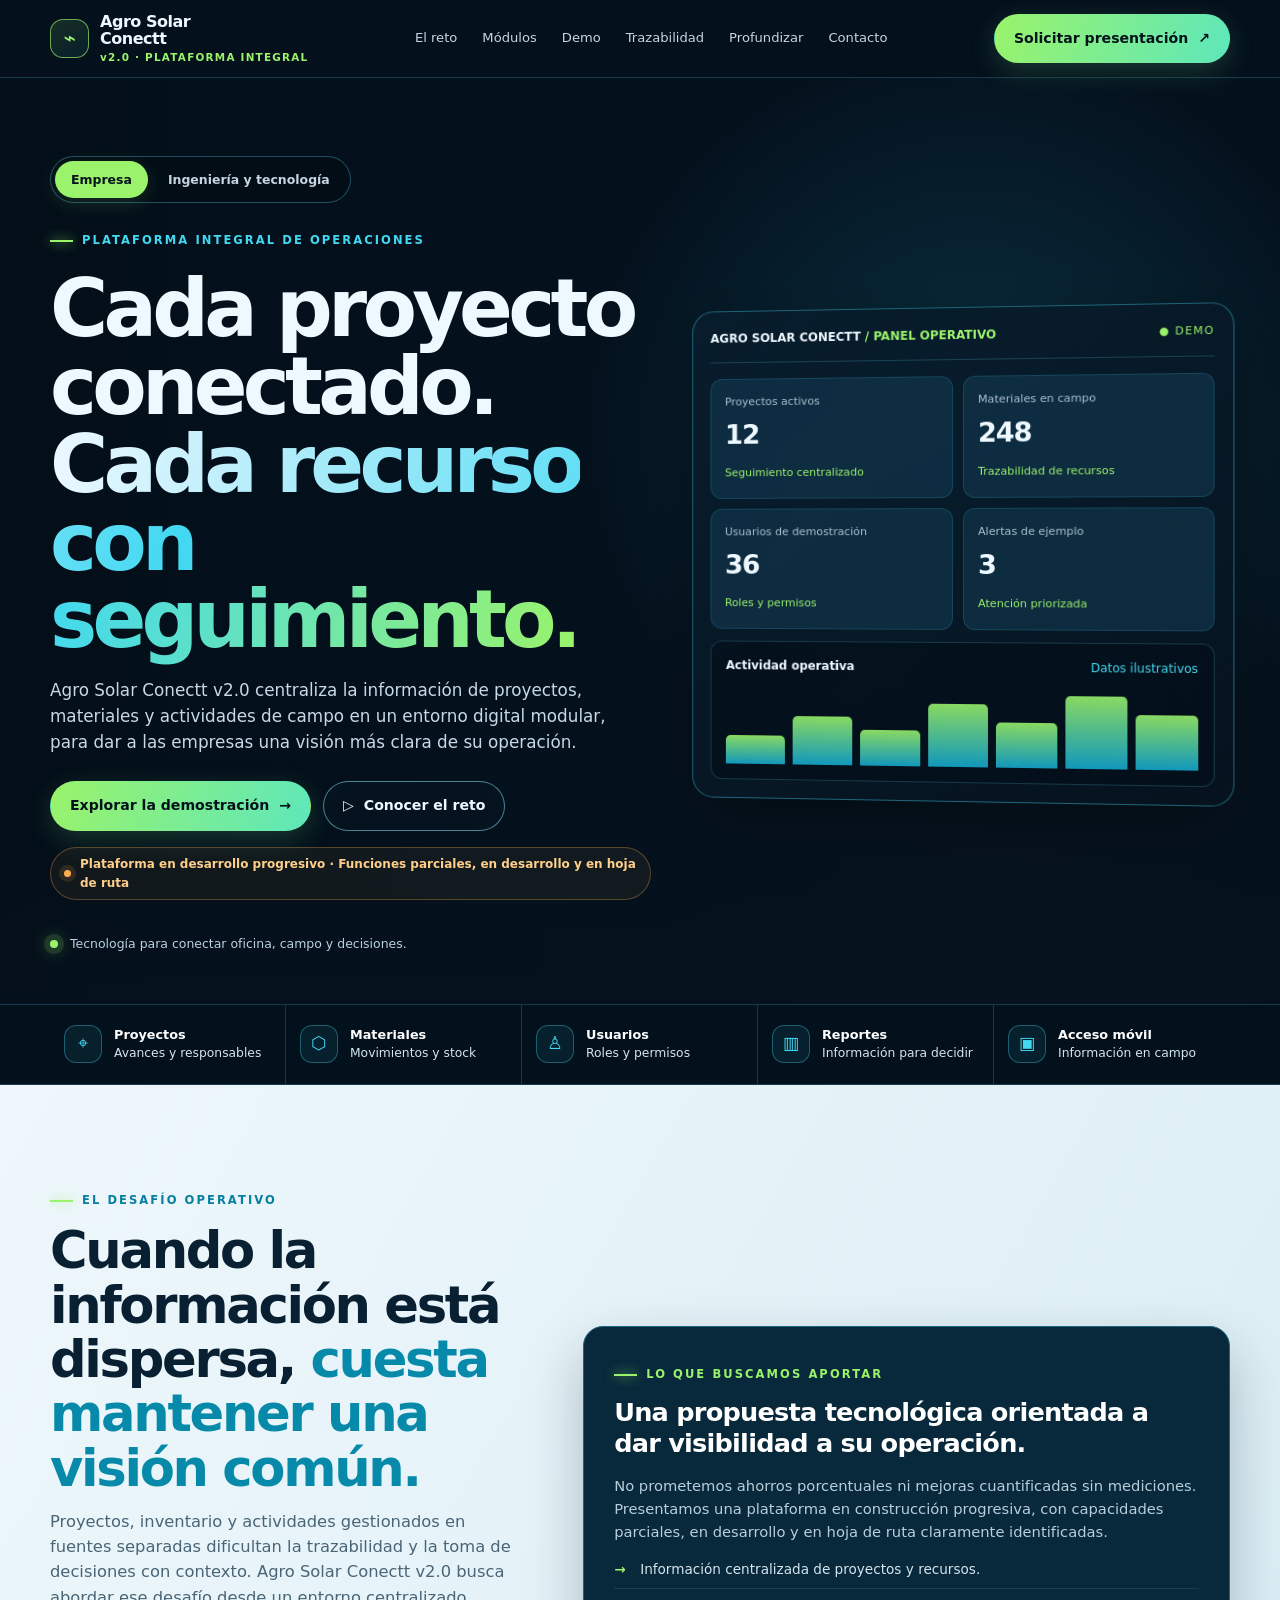
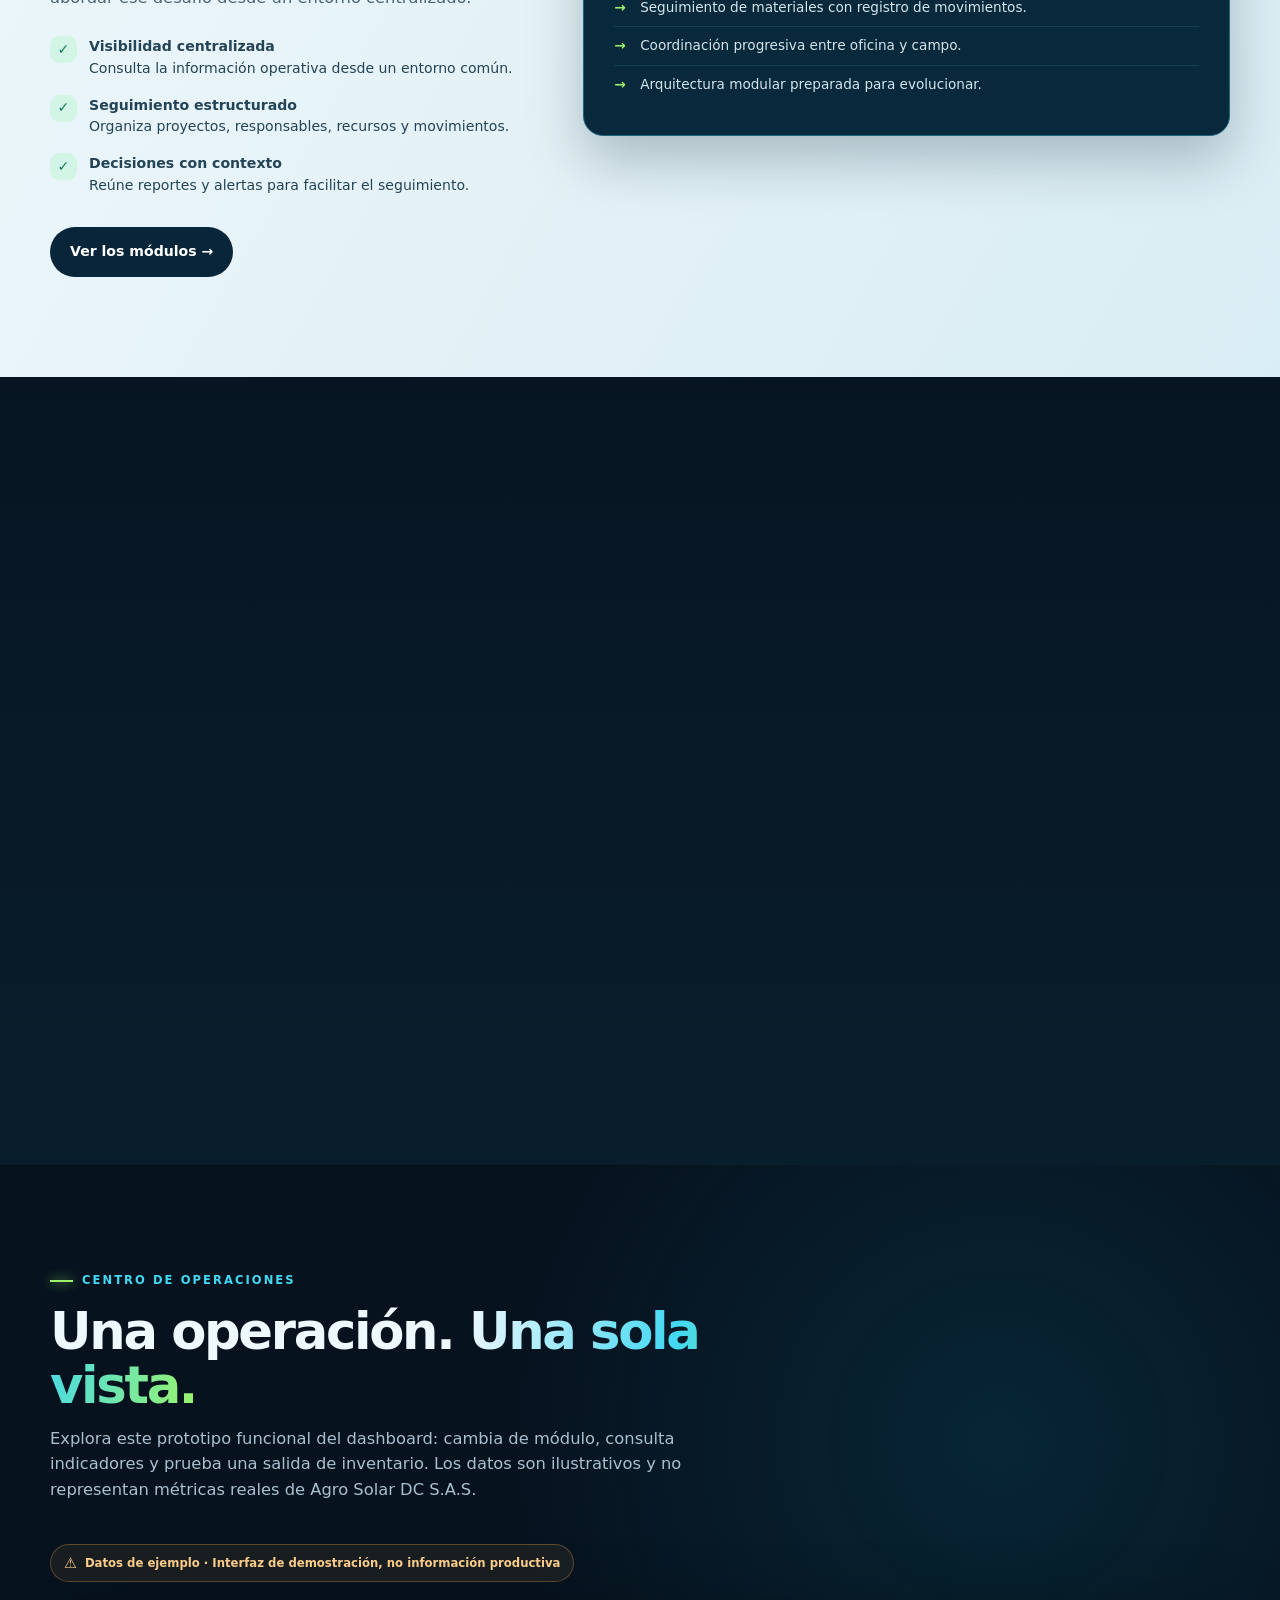
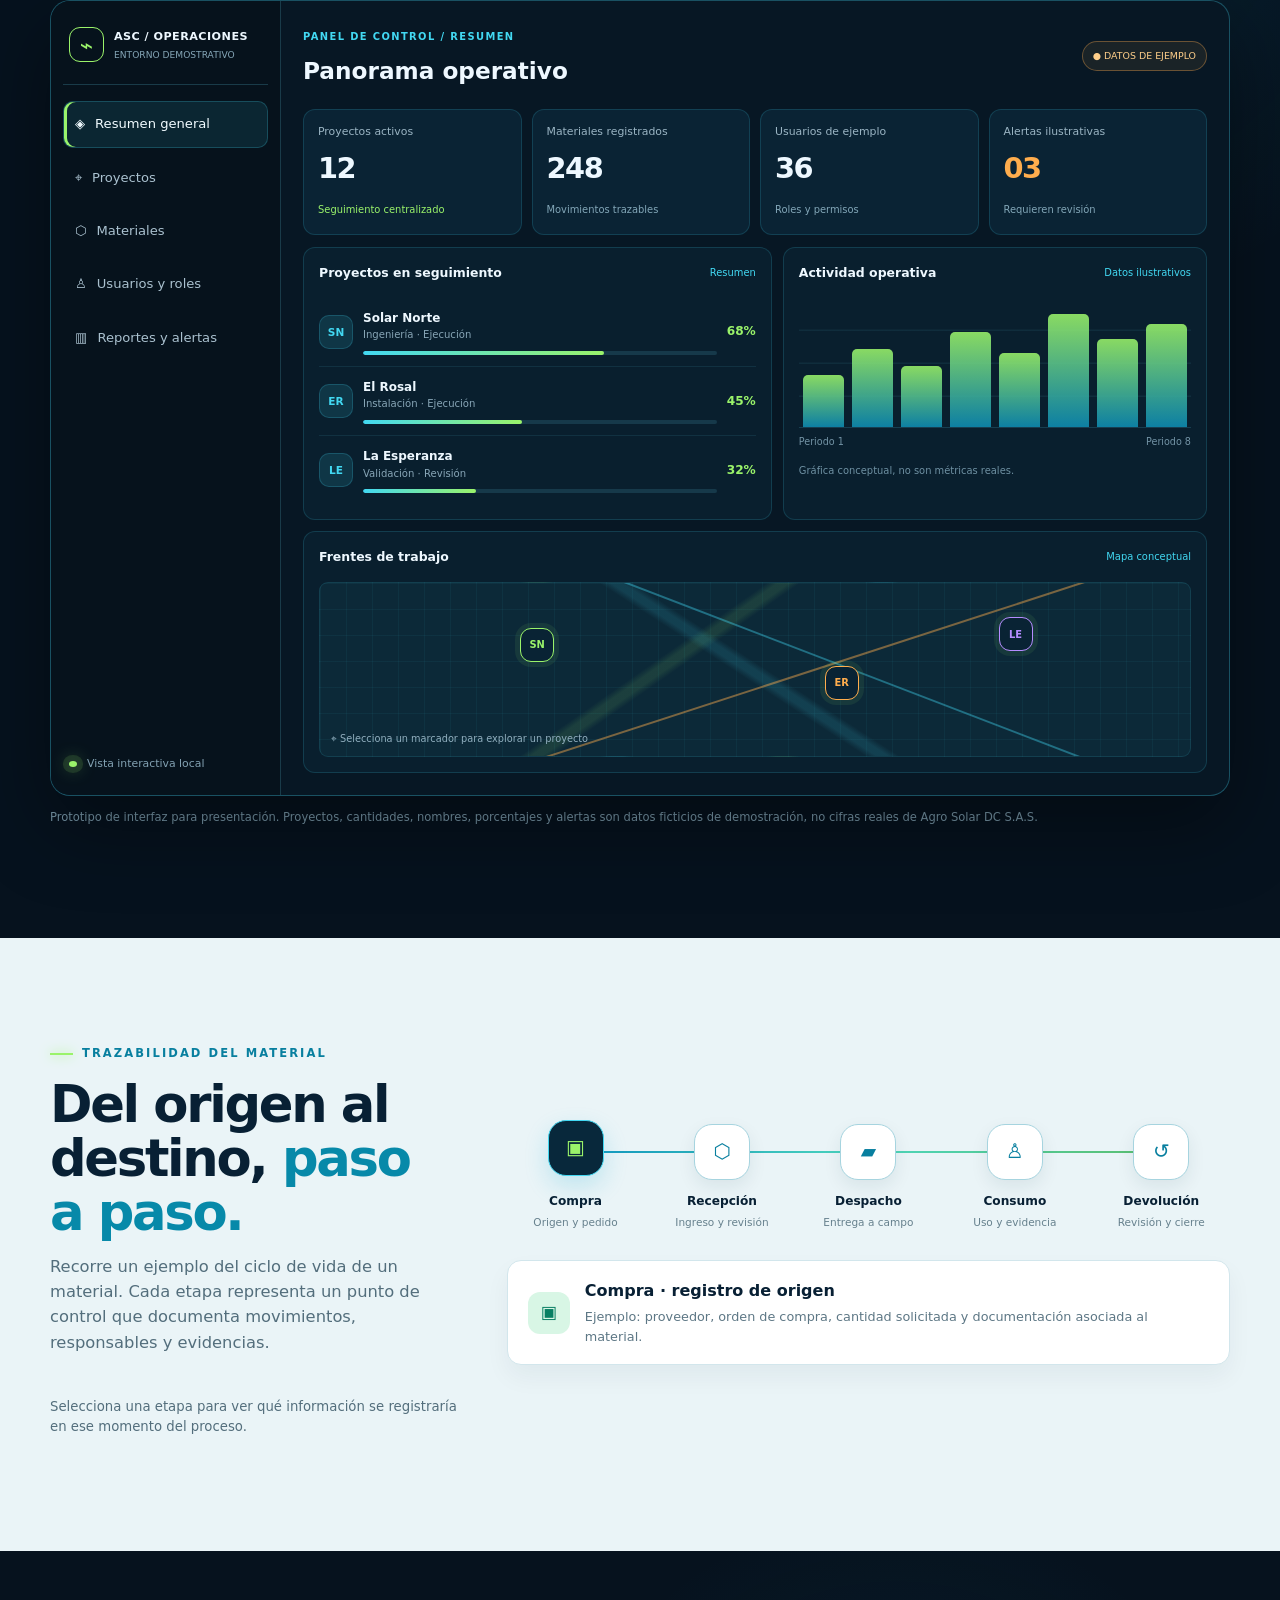
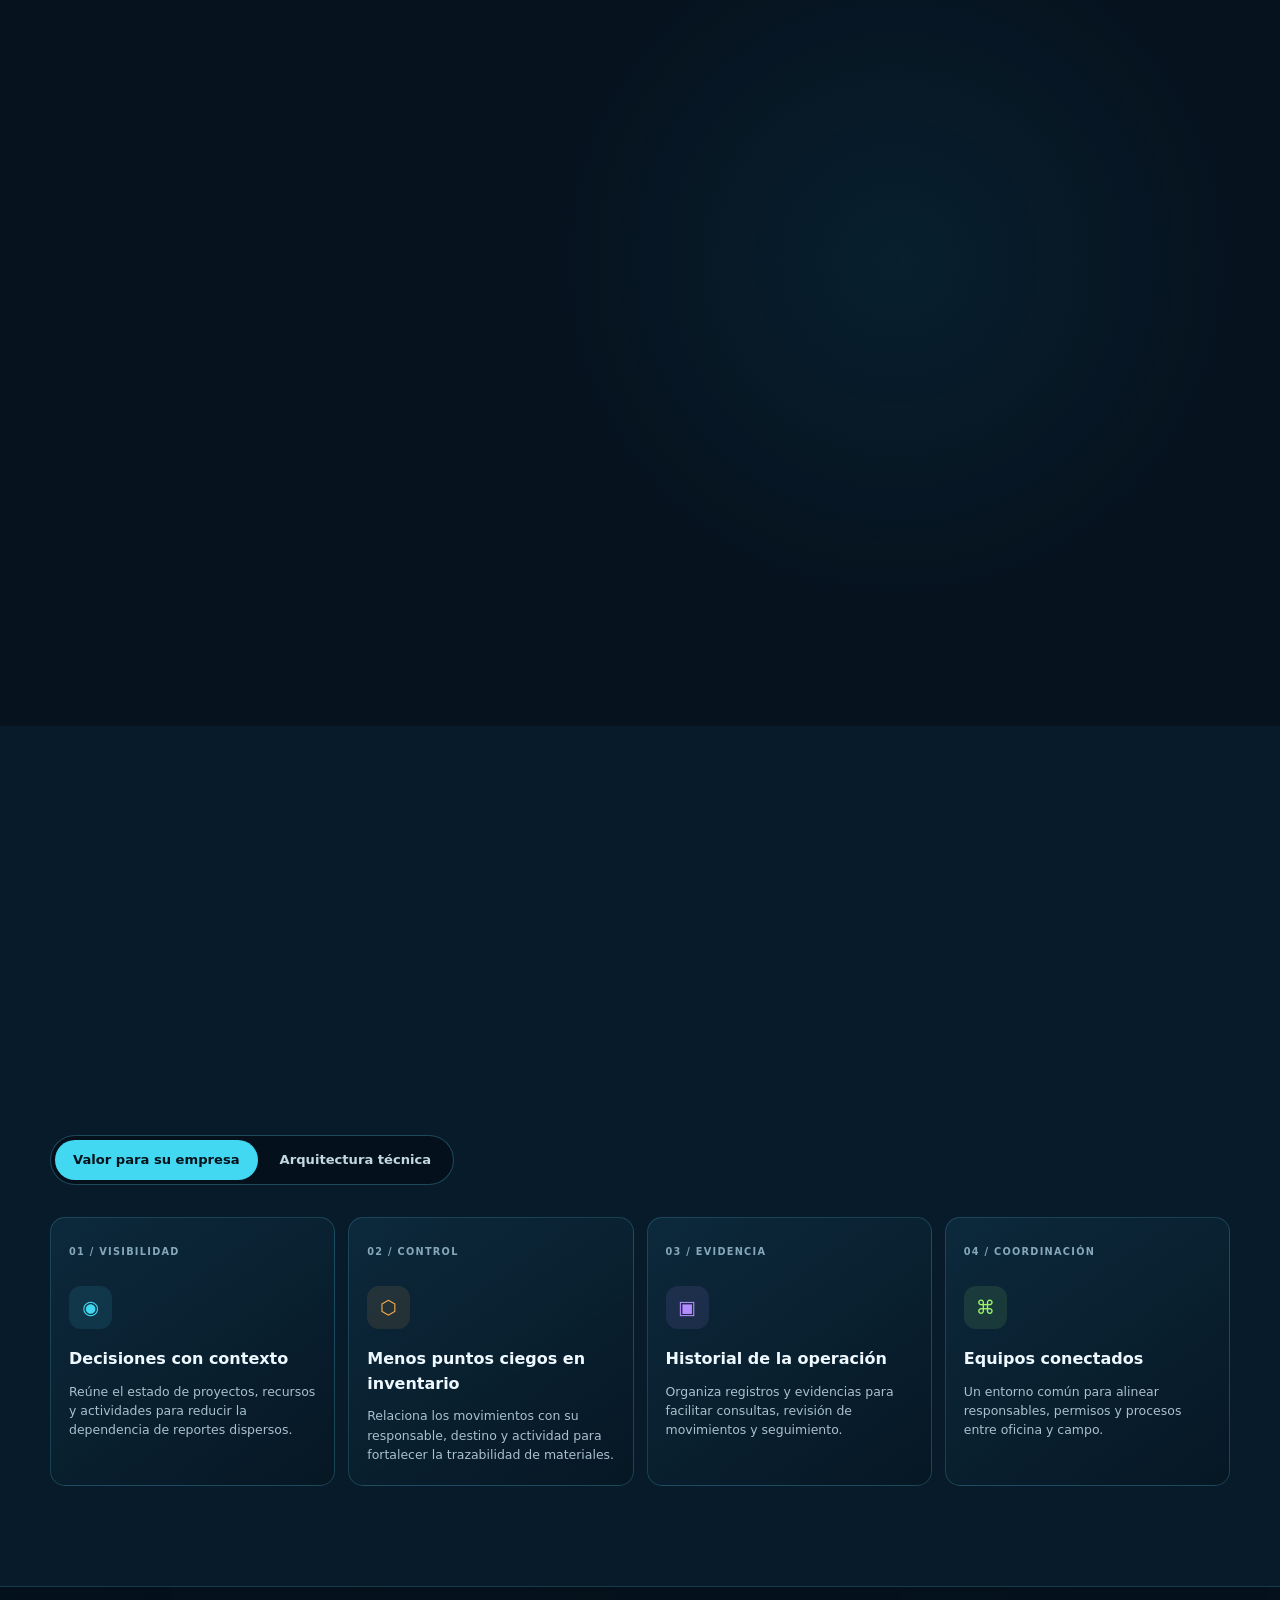
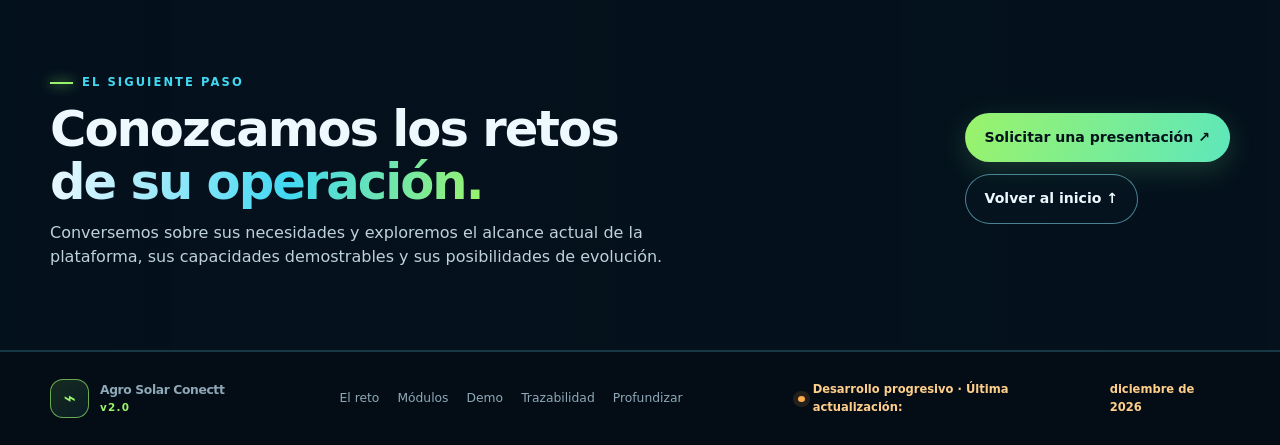
<file: PAGINAFUNCIONAL/PruebaDeepsAGRO.html>
<!DOCTYPE html>
<html lang="es">
<head>
<meta charset="UTF-8" />
<meta name="viewport" content="width=device-width, initial-scale=1.0" />
<meta name="theme-color" content="#071522" />
<meta name="description" content="Agro Solar Conectt v2.0: plataforma integral de operaciones para proyectos, materiales y actividades de campo. Desarrollo progresivo." />
<title>Agro Solar Conectt v2.0 | Plataforma integral de operaciones</title>
<style>
:root{--amber:#ffad4d;--red:#ff6b5c;--violet:#b58cff;
  --bg:#06121e;--bg2:#091d2d;--panel:#0b2335;--panel2:#0d2b40;
  --line:rgba(91,203,231,.22);--cyan:#42d8f2;--cyan2:#13a9d0;
  --green:#9af36a;--white:#eef8ff;--muted:#a9c0cf;--orange:#ffb65c;
  --shadow:0 24px 70px rgba(0,0,0,.35);--radius:18px;
}
*{box-sizing:border-box}
html{scroll-behavior:smooth;scroll-padding-top:90px}
body{margin:0;background:var(--bg);color:var(--white);font-family:Inter,ui-sans-serif,system-ui,-apple-system,BlinkMacSystemFont,"Segoe UI",sans-serif;line-height:1.55}
a{color:inherit;text-decoration:none}
button{font:inherit;cursor:pointer}
button:focus-visible,a:focus-visible{outline:3px solid var(--green);outline-offset:4px}
.container{width:min(1180px,calc(100% - 40px));margin:auto}
.eyebrow{display:inline-flex;align-items:center;gap:9px;color:var(--cyan);font-size:.72rem;font-weight:800;letter-spacing:.18em;text-transform:uppercase}
.eyebrow:before{content:"";width:23px;height:2px;background:var(--green);box-shadow:0 0 12px var(--green)}
.section{padding:100px 0;position:relative}
.section-heading{max-width:720px;margin-bottom:42px}
.section-heading h2{font-size:clamp(2rem,4vw,3.35rem);line-height:1.06;letter-spacing:-.045em;margin:14px 0}
.section-heading p{color:var(--muted);max-width:640px;margin:0;font-size:1.02rem}
.gradient-text{background:linear-gradient(100deg,var(--white) 0%,var(--cyan) 55%,var(--green) 100%);-webkit-background-clip:text;background-clip:text;color:transparent}
.btn{display:inline-flex;align-items:center;justify-content:center;gap:10px;padding:13px 19px;border-radius:999px;border:1px solid transparent;font-size:.88rem;font-weight:800;transition:transform .2s,box-shadow .2s,background .2s;text-decoration:none}
.btn:hover{transform:translateY(-2px)}
.btn-primary{color:#04131b;background:linear-gradient(110deg,var(--green),#5ee7bb);box-shadow:0 8px 28px rgba(120,240,144,.18)}
.btn-primary:hover{box-shadow:0 12px 34px rgba(120,240,144,.3)}
.btn-outline{border-color:rgba(132,222,243,.55);background:rgba(6,22,34,.5);color:var(--white)}
.btn-outline:hover{background:rgba(66,216,242,.1)}

/* HEADER */
header{height:78px;position:sticky;top:0;z-index:50;background:rgba(5,17,28,.86);backdrop-filter:blur(18px);border-bottom:1px solid var(--line)}
.nav{height:100%;display:flex;align-items:center;justify-content:space-between;gap:24px}
.brand{display:flex;align-items:center;gap:11px;font-weight:900;line-height:1.05;letter-spacing:-.03em}
.brand-mark{width:39px;height:39px;border:1px solid rgba(154,243,106,.65);border-radius:13px;display:grid;place-items:center;color:var(--green);font-size:1.3rem;background:linear-gradient(145deg,rgba(154,243,106,.13),rgba(66,216,242,.08))}
.brand small{display:block;color:var(--green);font-size:.65rem;letter-spacing:.12em;margin-top:5px}
.nav-links{display:flex;align-items:center;gap:25px;font-size:.82rem;color:#c5d7e2}
.nav-links a{transition:color .2s}
.nav-links a:hover{color:var(--green)}
.nav-actions{display:flex;align-items:center;gap:12px}
.menu-toggle{display:none;width:42px;height:42px;border:1px solid var(--line);background:var(--panel);color:white;border-radius:12px;font-size:1.2rem}

/* HERO */
.hero{min-height:720px;display:flex;align-items:center;position:relative;overflow:hidden;border-bottom:1px solid var(--line);isolation:isolate}
.hero:before{content:"";position:absolute;inset:0;z-index:-3;background:linear-gradient(90deg,rgba(3,14,24,.98) 0%,rgba(3,17,29,.85) 38%,rgba(3,17,29,.3) 78%,rgba(3,17,29,.55) 100%),url("https://images.unsplash.com/photo-1509391366360-2e959784a276?auto=format&fit=crop&w=2200&q=85") center 54%/cover}
.hero:after{content:"";position:absolute;inset:0;z-index:-2;background:linear-gradient(0deg,var(--bg) 0%,transparent 23%),radial-gradient(circle at 76% 35%,rgba(24,180,220,.18),transparent 33%)}
.hero-grid{display:grid;grid-template-columns:1.05fr .95fr;gap:35px;align-items:center;padding:78px 0 130px}
.hero-copy{max-width:700px}
.hero h1{font-size:clamp(2.8rem,6.2vw,5.2rem);line-height:.98;letter-spacing:-.06em;margin:20px 0 18px;max-width:800px}
.hero-copy>p{max-width:590px;color:#c7d9e5;font-size:1.05rem}
.hero-actions{display:flex;flex-wrap:wrap;gap:12px;margin-top:26px}
.hero-note{display:flex;align-items:center;gap:12px;margin-top:30px;color:#bad0dd;font-size:.78rem}
.pulse-dot{width:8px;height:8px;background:var(--green);border-radius:50%;box-shadow:0 0 0 6px rgba(154,243,106,.12),0 0 18px var(--green);flex:0 0 8px}

/* Selector de audiencia */
.audience-switch{display:inline-flex;gap:4px;padding:4px;margin-bottom:22px;border:1px solid rgba(91,203,231,.35);border-radius:999px;background:rgba(3,13,22,.72);backdrop-filter:blur(10px)}
.audience-btn{border:0;border-radius:999px;background:transparent;color:#c4d6e0;padding:9px 16px;font-size:.78rem;font-weight:800;cursor:pointer;transition:.2s}
.audience-btn.active{background:var(--green);color:#06131d;box-shadow:0 5px 20px rgba(154,243,106,.15)}

/* Badge de estado global */
.status-note{display:inline-flex;align-items:center;gap:9px;margin:16px 0 4px;padding:7px 13px;border:1px solid rgba(255,173,77,.3);border-radius:999px;background:rgba(255,173,77,.06);color:#ffcf8a;font-size:.75rem;font-weight:700}
.status-dot{width:7px;height:7px;border-radius:50%;background:var(--amber);box-shadow:0 0 0 5px rgba(255,173,77,.12);flex:0 0 7px}

/* Hero console */
.hero-console{border:1px solid rgba(66,216,242,.4);background:linear-gradient(145deg,rgba(7,28,44,.94),rgba(6,18,30,.83));border-radius:22px;padding:18px;box-shadow:var(--shadow);transform:perspective(1200px) rotateY(-5deg);animation:float 6s ease-in-out infinite}
.console-top{display:flex;justify-content:space-between;align-items:center;border-bottom:1px solid var(--line);padding-bottom:14px;margin-bottom:16px;font-size:.75rem}
.live{color:var(--green);font-size:.68rem;letter-spacing:.12em}
.metrics{display:grid;grid-template-columns:repeat(2,1fr);gap:10px}
.metric{padding:14px;background:rgba(17,54,77,.65);border:1px solid rgba(66,216,242,.15);border-radius:12px}
.metric span{display:block;color:#a9c0cf;font-size:.7rem}
.metric strong{font-size:1.7rem;letter-spacing:-.04em;display:block;margin:4px 0}
.metric small{color:var(--green);font-size:.7rem}
.console-chart{margin-top:12px;padding:15px;background:rgba(3,15,26,.65);border:1px solid var(--line);border-radius:12px}
.chart-head{display:flex;justify-content:space-between;font-size:.75rem;margin-bottom:15px}
.bars{height:75px;display:flex;align-items:end;gap:8px}
.bars i{display:block;flex:1;border-radius:5px 5px 0 0;background:linear-gradient(0deg,var(--cyan2),var(--green));opacity:.88;animation:barPulse 3s ease-in-out infinite alternate}
.bars i:nth-child(1){height:38%}.bars i:nth-child(2){height:65%;animation-delay:.2s}.bars i:nth-child(3){height:48%;animation-delay:.4s}.bars i:nth-child(4){height:84%;animation-delay:.6s}.bars i:nth-child(5){height:60%;animation-delay:.8s}.bars i:nth-child(6){height:96%;animation-delay:1s}.bars i:nth-child(7){height:72%;animation-delay:1.2s}

/* Pilares inferiores */
.hero-bottom{position:absolute;bottom:0;left:0;right:0;background:rgba(4,18,29,.86);border-top:1px solid var(--line);backdrop-filter:blur(12px)}
.pillars{display:grid;grid-template-columns:repeat(5,1fr)}
.pillar{display:flex;align-items:center;gap:12px;padding:20px 14px;border-right:1px solid var(--line);font-size:.77rem;color:#d5e5ed}
.pillar:last-child{border:0}
.pillar-icon{flex:0 0 38px;height:38px;border-radius:12px;display:grid;place-items:center;color:var(--cyan);border:1px solid rgba(66,216,242,.35);background:rgba(66,216,242,.08);font-size:1.1rem}
.pillar strong{display:block;color:white;font-size:.8rem}

/* RETO */
.challenge{background:linear-gradient(120deg,#eef7fb 0%,#d9edf4 100%);color:#092033}
.challenge .section-heading p{color:#496576}
.challenge .eyebrow{color:#087f9f}
.challenge-grid{display:grid;grid-template-columns:.85fr 1.15fr;gap:55px;align-items:center}
.challenge .section-heading{margin-bottom:25px}
.challenge-points{display:grid;gap:15px;margin:26px 0 30px}
.challenge-point{display:flex;gap:12px;align-items:flex-start;font-size:.88rem;color:#234356}
.check-icon{display:grid;place-items:center;flex:0 0 27px;height:27px;border-radius:9px;background:#d3f5e5;color:#167d60;font-weight:900}
.challenge-quote{background:#08283b;color:#eaf7ff;padding:32px 30px;border-radius:20px;box-shadow:0 24px 55px rgba(3,24,39,.25);border:1px solid #1d6680}
.challenge-quote .eyebrow{color:var(--green)}
.challenge-quote h3{font-size:1.6rem;line-height:1.2;margin:14px 0 16px;letter-spacing:-.03em;color:#fff}
.challenge-quote p{color:#b8cfdb;font-size:.92rem;margin:0 0 16px}
.challenge-quote ul{list-style:none;padding:0;margin:0;font-size:.85rem;color:#d5e5ed}
.challenge-quote li{padding:8px 0 8px 26px;position:relative;border-top:1px solid rgba(91,203,231,.15)}
.challenge-quote li:first-child{border-top:0;padding-top:0}
.challenge-quote li:before{content:"→";position:absolute;left:0;color:var(--green);font-weight:900}

/* Badges de estado */
.module-badge{display:inline-flex;align-items:center;gap:6px;padding:4px 10px;border-radius:999px;font-size:.64rem;font-weight:800;letter-spacing:.05em;margin-bottom:14px;text-transform:uppercase}
.module-badge:before{content:"";width:6px;height:6px;border-radius:50%}
.module-badge.partial{color:#9af36a;background:rgba(154,243,106,.1);border:1px solid rgba(154,243,106,.3)}
.module-badge.partial:before{background:#9af36a}
.module-badge.wip{color:#ffad4d;background:rgba(255,173,77,.1);border:1px solid rgba(255,173,77,.3)}
.module-badge.wip:before{background:#ffad4d}
.module-badge.roadmap{color:#b58cff;background:rgba(181,140,255,.1);border:1px solid rgba(181,140,255,.3)}
.module-badge.roadmap:before{background:#b58cff}

/* MÓDULOS */
.modules{background:linear-gradient(180deg,#071522,#091e2d)}
.modules-grid{display:grid;grid-template-columns:repeat(5,1fr);gap:13px}
.module-card{min-height:290px;padding:20px 17px;border:1px solid var(--line);border-radius:16px;background:linear-gradient(155deg,rgba(15,49,70,.88),rgba(7,23,36,.9));position:relative;overflow:hidden;transition:transform .25s,border-color .25s,background .25s;display:flex;flex-direction:column}
.module-card:before{content:"";position:absolute;width:100px;height:100px;right:-45px;top:-45px;border-radius:50%;background:var(--accent);opacity:.1;filter:blur(2px)}
.module-card:hover{transform:translateY(-7px);border-color:var(--accent);background:linear-gradient(155deg,rgba(17,60,82,.95),rgba(7,23,36,.96))}
.module-icon{width:46px;height:46px;display:grid;place-items:center;border-radius:13px;border:1px solid color-mix(in srgb,var(--accent),transparent 45%);background:color-mix(in srgb,var(--accent),transparent 88%);color:var(--accent);font-size:1.35rem;margin:12px 0 16px}
.module-card h3{font-size:1rem;margin:0 0 9px}
.module-card p{font-size:.79rem;color:#b0c6d3;margin:0 0 17px;flex:1}
.module-card button{border:0;background:none;padding:0;color:var(--accent);font-size:.75rem;font-weight:800;align-self:flex-start;margin-top:auto}
.module-extra{display:none;color:#d9e9f0;font-size:.75rem;margin-top:12px;padding-top:12px;border-top:1px solid var(--line)}
.module-card.expanded .module-extra{display:block}

/* DEMO */
.live-demo{background:radial-gradient(circle at 78% 20%,rgba(19,169,208,.13),transparent 33%),#06121e}
.demo-note{display:inline-flex;align-items:center;gap:8px;padding:7px 13px;border-radius:999px;background:rgba(255,173,77,.08);border:1px solid rgba(255,173,77,.3);color:#ffcf8a;font-size:.73rem;font-weight:700;margin-bottom:18px}
.demo-note:before{content:"⚠";font-size:.9rem}
.ops-shell{display:grid;grid-template-columns:230px 1fr;border:1px solid rgba(66,216,242,.3);border-radius:20px;overflow:hidden;background:#071724;box-shadow:0 30px 80px rgba(0,0,0,.38)}
.ops-sidebar{padding:18px 12px;background:#06121c;border-right:1px solid var(--line);display:flex;flex-direction:column;gap:7px}
.ops-brand{display:flex;align-items:center;gap:10px;padding:8px 6px 22px;border-bottom:1px solid var(--line);margin-bottom:9px}
.ops-brand>span{width:35px;height:35px;display:grid;place-items:center;border:1px solid var(--green);color:var(--green);border-radius:11px;font-size:1.4rem}
.ops-brand b{display:block;font-size:.7rem;letter-spacing:.04em}.ops-brand small{display:block;color:#86a7b8;font-size:.57rem;margin-top:3px}
.ops-nav{display:flex;align-items:center;gap:10px;text-align:left;padding:12px 11px;border:1px solid transparent;border-radius:10px;background:transparent;color:#aac1cf;font-size:.82rem;cursor:pointer}
.ops-nav:hover,.ops-nav.active{background:rgba(66,216,242,.1);border-color:rgba(66,216,242,.22);color:#f1fbff}
.ops-nav.active{box-shadow:inset 3px 0 var(--green)}
.ops-sidebar-foot{margin-top:auto;padding:20px 6px 4px;display:flex;align-items:center;gap:10px;color:#83a2b3;font-size:.68rem}
.ops-sidebar-foot .pulse-dot{width:6px;height:6px}
.ops-main{padding:22px;min-width:0}
.ops-head{display:flex;align-items:center;justify-content:space-between;gap:16px;margin-bottom:20px}
.ops-kicker{color:var(--cyan);font-size:.62rem;letter-spacing:.14em;font-weight:800}
.ops-head h3{font-size:1.45rem;margin:5px 0 0}
.ops-badge{border:1px solid rgba(255,173,77,.35);color:#ffcf8a;background:rgba(255,173,77,.08);border-radius:999px;padding:7px 10px;font-size:.59rem;white-space:nowrap}
.ops-kpis{display:grid;grid-template-columns:repeat(4,1fr);gap:10px}
.ops-kpis>div{padding:14px;background:#0a2334;border:1px solid rgba(66,216,242,.16);border-radius:12px;min-width:0}
.ops-kpis small{display:block;color:#9bb5c4;font-size:.68rem}.ops-kpis strong{display:block;font-size:1.8rem;letter-spacing:-.05em;margin:5px 0}.ops-kpis span{font-size:.62rem;color:#83a7b8}.ops-kpis .kpi-green{color:var(--green)}.ops-kpis .alert-kpi strong{color:var(--amber)}
.ops-content{display:grid;grid-template-columns:1.05fr .95fr;gap:11px;margin-top:12px}
.ops-widget{padding:15px;background:#091f2e;border:1px solid rgba(66,216,242,.16);border-radius:12px;min-width:0}
.widget-head{display:flex;align-items:center;justify-content:space-between;gap:8px;font-size:.78rem;margin-bottom:15px}.widget-head span{color:var(--cyan);font-size:.62rem}
.project-row{display:flex;align-items:center;gap:10px;padding:11px 0;border-bottom:1px solid rgba(91,203,231,.1)}.project-row:last-child{border:0}
.project-symbol{flex:0 0 34px;height:34px;display:grid;place-items:center;background:rgba(66,216,242,.12);border:1px solid rgba(66,216,242,.2);border-radius:10px;color:var(--cyan);font-size:.66rem;font-weight:900}
.project-symbol.orange{color:var(--amber);background:rgba(255,173,77,.1)}.project-symbol.violet{color:var(--violet);background:rgba(181,140,255,.1)}
.project-meta{flex:1;min-width:0}.project-meta b{display:block;font-size:.75rem}.project-meta small{display:block;color:#88a6b7;font-size:.63rem}.project-row>strong{font-size:.76rem;color:var(--green)}
.ops-progress{height:4px;background:#16394a;border-radius:99px;margin-top:8px;overflow:hidden}.ops-progress i{height:100%;display:block;background:linear-gradient(90deg,var(--cyan),var(--green));border-radius:99px}
.ops-chart{height:130px;display:flex;align-items:end;gap:8px;padding:7px 4px 0;border-bottom:1px solid rgba(91,203,231,.18);background:repeating-linear-gradient(to bottom,transparent 0 31px,rgba(91,203,231,.08) 32px 33px)}.ops-chart div{flex:1;min-width:5px;border-radius:5px 5px 0 0;background:linear-gradient(0deg,#0e8db3,var(--green));opacity:.88}
.chart-labels{display:flex;justify-content:space-between;color:#7393a5;font-size:.6rem;margin-top:7px}.ops-footnote{font-size:.62rem;color:#6f91a3;margin-top:13px}
.ops-map-widget{margin-top:11px}.ops-map{height:175px;position:relative;overflow:hidden;border:1px solid rgba(66,216,242,.12);border-radius:9px;background-color:#0c2938;background-image:linear-gradient(33deg,transparent 48%,rgba(66,216,242,.13) 49%,rgba(66,216,242,.13) 50%,transparent 51%),linear-gradient(145deg,transparent 40%,rgba(154,243,106,.11) 41%,rgba(154,243,106,.11) 42%,transparent 43%),linear-gradient(90deg,rgba(66,216,242,.05) 1px,transparent 1px),linear-gradient(rgba(66,216,242,.05) 1px,transparent 1px);background-size:auto,auto,26px 26px,26px 26px}
.map-road{position:absolute;height:2px;background:rgba(255,173,77,.45);width:130%;left:-10%;top:53%;transform:rotate(-18deg)}.road-b{background:rgba(66,216,242,.4);top:38%;transform:rotate(21deg)}
.map-pin{position:absolute;width:34px;height:34px;border-radius:11px;border:1px solid var(--green);background:#092334;color:var(--green);font-size:.62rem;font-weight:900;cursor:pointer;box-shadow:0 0 0 5px rgba(154,243,106,.08);transition:.2s}.map-pin:hover,.map-pin.selected{transform:translateY(-4px);background:var(--green);color:#06131d}.pin-a{left:23%;top:26%}.pin-b{left:58%;top:48%;border-color:var(--amber);color:var(--amber)}.pin-c{left:78%;top:20%;border-color:var(--violet);color:var(--violet)}
.map-legend{position:absolute;bottom:9px;left:11px;color:#91afbf;font-size:.61rem}
.ops-disclaimer{color:#7897a8;font-size:.72rem;margin-top:13px}
.ops-table{width:100%;border-collapse:collapse;font-size:.75rem}.ops-table th,.ops-table td{text-align:left;padding:12px 8px;border-bottom:1px solid rgba(91,203,231,.12)}.ops-table th{color:#83a7b8;font-size:.63rem;text-transform:uppercase;letter-spacing:.08em}.ops-table td{color:#dceaf1}.ops-status{color:var(--green);font-size:.65rem}.ops-action{border:1px solid rgba(66,216,242,.45);background:rgba(66,216,242,.08);color:var(--cyan);border-radius:7px;padding:7px 9px;font-size:.66rem;cursor:pointer}.ops-action:disabled{opacity:.4;cursor:not-allowed}.ops-materials{grid-column:1/-1}.ops-empty{color:#92afbd;font-size:.8rem;line-height:1.7;padding:10px 0}

/* TRAZABILIDAD */
.trace{background:#eaf4f7;color:#082034}
.trace .section-heading p{color:#536e7c}
.trace-grid{display:grid;grid-template-columns:.72fr 1.28fr;gap:50px;align-items:center}
.trace .eyebrow{color:#087f9f}
.trace-intro p{color:#536e7c}
.workflow{display:grid;grid-template-columns:repeat(5,1fr);gap:9px;position:relative}
.workflow:before{content:"";position:absolute;top:27px;left:8%;right:8%;height:2px;background:linear-gradient(90deg,#0d91bd,#4dd6bd,#5cbd6b);z-index:0}
.step{position:relative;z-index:1;text-align:center;min-width:0}
.step-button{width:56px;height:56px;border-radius:18px;border:1px solid #a6d4df;background:#fff;color:#087f9f;box-shadow:0 7px 18px rgba(5,46,66,.08);font-size:1.25rem;transition:.2s}
.step-button:hover,.step-button.active{background:#08283b;color:var(--green);border-color:var(--cyan);transform:translateY(-4px);box-shadow:0 10px 25px rgba(19,169,208,.2)}
.step strong{display:block;margin:12px 0 4px;font-size:.76rem}
.step small{display:block;color:#66808d;font-size:.66rem;line-height:1.35}
.step-detail{grid-column:1/-1;margin-top:22px;background:white;border:1px solid #d2e6ec;border-radius:14px;padding:18px 20px;display:flex;align-items:center;gap:15px;box-shadow:0 12px 25px rgba(5,46,66,.05)}
.step-detail-icon{width:42px;height:42px;display:grid;place-items:center;border-radius:12px;background:#d8f6e5;color:#087f63;font-size:1.1rem;flex:0 0 42px}
.step-detail strong{display:block}
.step-detail p{margin:3px 0 0;color:#5d7785;font-size:.8rem}

/* PROFUNDIZAR (tab valor/arquitectura) */
.profundizar{background:#081b2a}
.profile-tabs{display:inline-flex;gap:4px;padding:4px;margin-bottom:32px;border:1px solid rgba(91,203,231,.3);border-radius:999px;background:rgba(3,13,22,.6)}
.profile-tab{border:0;border-radius:999px;background:transparent;color:#c4d6e0;padding:10px 18px;font-size:.82rem;font-weight:800;cursor:pointer;transition:.2s}
.profile-tab.active{background:var(--cyan);color:#04131b}
.value-grid{display:grid;grid-template-columns:repeat(4,1fr);gap:13px}
.value-card{padding:20px 18px;border:1px solid var(--line);border-radius:15px;background:linear-gradient(145deg,rgba(13,44,63,.85),rgba(7,23,36,.92));min-height:245px;transition:.25s}
.value-card:hover{transform:translateY(-6px);border-color:var(--cyan)}
.value-num{font-size:.61rem;letter-spacing:.13em;color:#84a8ba;font-weight:800}
.value-icon{margin:23px 0 18px;width:43px;height:43px;display:grid;place-items:center;border-radius:12px;color:var(--cyan);background:rgba(66,216,242,.1);font-size:1.2rem}
.value-icon.amber{color:var(--amber);background:rgba(255,173,77,.1)}.value-icon.violet{color:var(--violet);background:rgba(181,140,255,.1)}.value-icon.green{color:var(--green);background:rgba(154,243,106,.1)}
.value-card h3{font-size:1rem;margin-bottom:10px}.value-card p{font-size:.78rem;color:#a9c0cf;margin:0}
.architecture-grid{display:grid;grid-template-columns:.85fr 1.15fr;gap:55px;align-items:center}
.architecture-note{font-size:.75rem!important;color:#829eae!important;border-left:2px solid var(--amber);padding-left:13px;margin-top:20px}
.architecture-stack{display:grid;gap:9px}
.stack-item{display:flex;align-items:center;gap:13px;padding:14px;background:#0a2030;border:1px solid var(--line);border-radius:12px}
.stack-icon{flex:0 0 42px;height:42px;display:grid;place-items:center;border-radius:11px;background:rgba(66,216,242,.1);color:var(--cyan);font-size:1.2rem}
.stack-icon.green{color:var(--green);background:rgba(154,243,106,.1)}.stack-icon.amber{color:var(--amber);background:rgba(255,173,77,.1)}.stack-icon.violet{color:var(--violet);background:rgba(181,140,255,.1)}
.stack-item>div{flex:1}.stack-item b{font-size:.85rem}.stack-item p{margin:3px 0 0;color:#8eabba;font-size:.72rem}
.stack-tag{font-size:.55rem;color:#8ba7b6;letter-spacing:.08em;border:1px solid rgba(91,203,231,.15);border-radius:999px;padding:5px 7px;white-space:nowrap}
.stack-tag.partial{color:#9af36a;border-color:rgba(154,243,106,.3)}
.stack-tag.wip{color:#ffad4d;border-color:rgba(255,173,77,.3)}
.stack-tag.roadmap{color:#b58cff;border-color:rgba(181,140,255,.3)}

/* PLATAFORMA (laptop tabs) */
.platform{background:radial-gradient(circle at 70% 40%,rgba(18,113,148,.14),transparent 35%),var(--bg)}
.platform-grid{display:grid;grid-template-columns:.85fr 1.15fr;gap:55px;align-items:center}
.platform-copy p{color:var(--muted)}
.tab-list{display:flex;flex-wrap:wrap;gap:8px;margin:25px 0 16px}
.tab-btn{border:1px solid var(--line);background:#0a2030;color:#bcd0dd;padding:10px 13px;border-radius:10px;font-size:.78rem;font-weight:750;transition:.2s}
.tab-btn.active,.tab-btn:hover{border-color:var(--cyan);color:var(--white);background:rgba(66,216,242,.12);box-shadow:inset 0 0 0 1px rgba(66,216,242,.08)}
.tab-panel{min-height:100px;border-left:2px solid var(--green);padding:4px 0 4px 17px}
.tab-panel h3{margin:0 0 7px;font-size:1.1rem}
.tab-panel p{margin:0;color:var(--muted);font-size:.88rem}
.platform-visual{position:relative;padding:22px 0}
.laptop{background:#07121d;border:1px solid #32758c;padding:13px;border-radius:16px;box-shadow:0 30px 80px rgba(0,0,0,.4);transform:rotateY(-4deg)}
.laptop-screen{min-height:330px;background:linear-gradient(135deg,#0c2b40,#071925);border-radius:9px;padding:15px}
.laptop-title{display:flex;justify-content:space-between;align-items:center;font-size:.76rem;border-bottom:1px solid var(--line);padding-bottom:12px}
.laptop-content{display:grid;grid-template-columns:1fr 1fr;gap:10px;margin-top:13px}
.laptop-card{padding:13px;border-radius:10px;border:1px solid rgba(66,216,242,.16);background:rgba(12,48,68,.7);min-height:100px}
.laptop-card h4{margin:0 0 10px;font-size:.72rem;color:#c3dce8}
.laptop-card strong{font-size:1.5rem}
.laptop-card p{margin:4px 0;color:var(--green);font-size:.68rem}
.laptop-wide{grid-column:1/-1;display:flex;gap:15px;align-items:center}
.laptop-wide .bars{flex:1;height:45px}
.laptop-base{height:10px;width:110%;margin-left:-5%;background:linear-gradient(#9cb5c2,#2a5367);border-radius:0 0 14px 14px}

/* CIERRE */
.cta-band{padding:80px 0;background:linear-gradient(90deg,rgba(4,17,28,.94),rgba(4,17,28,.75)),url("https://images.unsplash.com/photo-1497435334941-8c899ee9e8e9?auto=format&fit=crop&w=1800&q=80") center/cover;border-top:1px solid var(--line);border-bottom:1px solid var(--line)}
.cta-inner{display:flex;align-items:center;justify-content:space-between;gap:35px}
.cta-inner h2{font-size:clamp(2rem,4vw,3.1rem);line-height:1.06;letter-spacing:-.04em;margin:12px 0}
.cta-inner p{max-width:620px;color:#bfd1dc;margin:0}
.cta-actions{display:flex;flex-direction:column;align-items:flex-start;gap:12px;min-width:max-content}

/* FOOTER */
footer{padding:27px 0;background:#040d15;border-top:1px solid var(--line);color:#8ea8b8;font-size:.77rem}
.footer-inner{display:flex;align-items:center;justify-content:space-between;gap:25px;flex-wrap:wrap}
.footer-links{display:flex;gap:18px;flex-wrap:wrap}
.footer-links a:hover{color:var(--green)}
.footer-status{display:flex;align-items:center;gap:8px;color:#ffcf8a;font-size:.72rem;font-weight:700}
.footer-status .status-dot{width:6px;height:6px}

/* MODAL + TOAST */
.modal-backdrop{position:fixed;inset:0;z-index:100;background:rgba(1,8,14,.78);backdrop-filter:blur(8px);display:none;align-items:center;justify-content:center;padding:20px}
.modal-backdrop.open{display:flex}
.modal{width:min(520px,100%);background:#0a2030;border:1px solid rgba(66,216,242,.35);border-radius:20px;padding:28px;box-shadow:var(--shadow);position:relative;max-height:90vh;overflow-y:auto}
.modal h2{margin:0 0 8px;font-size:1.7rem}
.modal p{color:var(--muted);font-size:.9rem;margin:0 0 20px}
.modal-close{position:absolute;right:16px;top:16px;border:1px solid var(--line);background:#102b3c;color:white;width:35px;height:35px;border-radius:10px;font-size:1.2rem}
.form-row{display:grid;gap:6px;margin:14px 0}
.form-row label{font-size:.78rem;color:#c6dce7;font-weight:700}
.form-row input,.form-row select,.form-row textarea{width:100%;padding:12px 13px;border-radius:10px;border:1px solid rgba(91,203,231,.25);background:#061522;color:white;font:inherit;font-size:.88rem}
.form-row textarea{resize:vertical;min-height:80px}
.form-note{font-size:.72rem;color:#8ca9b9;margin-top:10px}
.toast{position:fixed;right:22px;bottom:22px;z-index:120;max-width:360px;padding:15px 18px;background:#123b32;border:1px solid #5cc99d;border-radius:13px;color:#e8fff4;box-shadow:var(--shadow);display:none}
.toast.show{display:block;animation:fadeUp .3s ease}

.reveal{opacity:0;transform:translateY(22px);transition:opacity .7s ease,transform .7s ease}
.reveal.visible{opacity:1;transform:translateY(0)}

@keyframes float{0%,100%{transform:perspective(1200px) rotateY(-5deg) translateY(0)}50%{transform:perspective(1200px) rotateY(-5deg) translateY(-8px)}}
@keyframes barPulse{from{filter:saturate(.7);opacity:.65}to{filter:saturate(1.3);opacity:1}}
@keyframes fadeUp{from{opacity:0;transform:translateY(10px)}to{opacity:1;transform:translateY(0)}}

@media(max-width:1000px){
 .nav-links{gap:14px}.hero-grid{grid-template-columns:1fr .85fr}.hero-console{padding:13px}
 .pillars{grid-template-columns:repeat(3,1fr)}.pillar:nth-child(3){border-right:0}.pillar:nth-child(n+4){display:none}
 .modules-grid{grid-template-columns:repeat(3,1fr)}.module-card{min-height:250px}
 .challenge-grid,.platform-grid,.trace-grid,.architecture-grid{gap:30px}
 .value-grid{grid-template-columns:repeat(2,1fr)}
 .ops-shell{grid-template-columns:190px 1fr}.ops-main{padding:16px}.ops-kpis{grid-template-columns:repeat(2,1fr)}.ops-content{grid-template-columns:1fr}.ops-map-widget{margin-top:10px}
 .architecture-grid{grid-template-columns:1fr}
}
@media(max-width:760px){
 .container{width:min(100% - 30px,600px)}header{height:70px}.nav-actions>.btn{display:none}.menu-toggle{display:block}
 .nav-links{display:none;position:absolute;top:69px;left:0;right:0;padding:18px 22px 22px;background:rgba(5,17,28,.98);border-bottom:1px solid var(--line);flex-direction:column;align-items:stretch;gap:0}
 .nav-links.open{display:flex}.nav-links a{padding:12px 4px;border-bottom:1px solid rgba(91,203,231,.12)}
 .hero{min-height:auto}.hero-grid{grid-template-columns:1fr;padding:70px 0 170px;gap:32px}.hero h1{font-size:clamp(2.6rem,11vw,4rem)}.hero-console{transform:none;animation:none;max-width:500px}
 .hero-bottom{position:absolute}.pillars{grid-template-columns:repeat(2,1fr)}.pillar{padding:13px 7px;border-right:0}.pillar:nth-child(3){display:none}.pillar-icon{flex-basis:32px;height:32px}.pillar strong{font-size:.73rem}
 .section{padding:70px 0}.challenge-grid,.platform-grid,.trace-grid,.architecture-grid{grid-template-columns:1fr}.challenge-grid{gap:35px}
 .platform-grid{gap:25px}.platform-visual{padding:0}.laptop-screen{min-height:280px;padding:10px}.laptop-content{gap:7px}.laptop-card{padding:9px;min-height:90px}
 .trace-grid{gap:30px}.workflow{gap:4px}.step-button{width:43px;height:43px;border-radius:13px;font-size:1rem}.workflow:before{top:21px}.step strong{font-size:.66rem}.step small{font-size:.59rem}.step-detail{align-items:flex-start}
 .modules-grid{grid-template-columns:repeat(2,1fr)}.module-card{padding:17px 14px;min-height:260px}.module-card h3{font-size:.92rem}
 .value-grid{grid-template-columns:1fr 1fr}
 .cta-inner{align-items:flex-start;flex-direction:column}.cta-actions{min-width:0;flex-direction:row;flex-wrap:wrap}
 .footer-inner{align-items:flex-start;flex-direction:column}.footer-links{gap:13px}
 .ops-shell{grid-template-columns:1fr}.ops-sidebar{border-right:0;border-bottom:1px solid var(--line);padding:12px;display:grid;grid-template-columns:repeat(2,1fr)}.ops-brand{grid-column:1/-1;padding-bottom:12px}.ops-sidebar-foot{display:none}.ops-nav{font-size:.72rem;padding:10px 8px}.ops-main{padding:13px}.ops-head{align-items:flex-start;flex-direction:column}
 .audience-switch{flex-wrap:wrap}.audience-btn{font-size:.72rem;padding:8px 12px}
 .stack-tag{display:none}
}
@media(max-width:420px){
 .hero h1{font-size:2.5rem}.metrics{gap:7px}.metric{padding:10px}.metric strong{font-size:1.4rem}
 .pillars{grid-template-columns:1fr 1fr}.pillar{font-size:.67rem;gap:7px}.pillar-icon{flex-basis:29px;height:29px}
 .workflow{grid-template-columns:repeat(5,minmax(0,1fr))}.step-button{width:37px;height:37px;border-radius:11px}.workflow:before{top:18px}.step strong{font-size:.6rem}.step small{display:none}
 .step-detail{padding:13px}.modules-grid{grid-template-columns:1fr}.module-card{min-height:0}.module-icon{margin-bottom:14px}
 .value-grid{grid-template-columns:1fr}.value-card{min-height:0}
 .ops-kpis small{font-size:.61rem}.ops-kpis span{font-size:.57rem}.ops-badge{font-size:.53rem}.ops-table{font-size:.65rem}.ops-table th,.ops-table td{padding:9px 4px}
 .audience-btn{flex:1}.stack-item{padding:11px}.stack-item p{font-size:.65rem}
}
@media(prefers-reduced-motion:reduce){*,*::before,*::after{scroll-behavior:auto!important;animation:none!important;transition:none!important}.reveal{opacity:1;transform:none}}
</style>
</head>
<body>
<header>
  <div class="container nav">
    <a class="brand" href="#inicio" aria-label="Agro Solar Conectt, inicio">
      <span class="brand-mark">⌁</span><span>Agro Solar<br>Conectt <small>v2.0 · PLATAFORMA INTEGRAL</small></span>
    </a>
    <nav class="nav-links" id="navLinks" aria-label="Navegación principal">
      <a href="#solucion">El reto</a><a href="#modulos">Módulos</a><a href="#demo-panel">Demo</a><a href="#trazabilidad">Trazabilidad</a><a href="#profundizar">Profundizar</a><a href="#contacto">Contacto</a>
    </nav>
    <div class="nav-actions">
      <button class="btn btn-primary" data-open-demo>Solicitar presentación <span>↗</span></button>
      <button class="menu-toggle" id="menuToggle" aria-label="Abrir menú" aria-expanded="false">☰</button>
    </div>
  </div>
</header>

<main>
<!-- 01 · HERO -->
<section class="hero" id="inicio">
  <div class="container hero-grid">
    <div class="hero-copy">
      <div class="audience-switch" role="group" aria-label="Personalizar presentación">
        <button class="audience-btn active" id="audBusiness" aria-pressed="true">Empresa</button>
        <button class="audience-btn" id="audTechnical" aria-pressed="false">Ingeniería y tecnología</button>
      </div>
      <span class="eyebrow">Plataforma integral de operaciones</span>
      <h1>Cada proyecto conectado.<br><span class="gradient-text">Cada recurso con seguimiento.</span></h1>
      <p id="heroDescription">Agro Solar Conectt v2.0 centraliza la información de proyectos, materiales y actividades de campo en un entorno digital modular, para dar a las empresas una visión más clara de su operación.</p>
      <div class="hero-actions">
        <a class="btn btn-primary" href="#demo-panel">Explorar la demostración <span>→</span></a>
        <a class="btn btn-outline" href="#solucion"><span>▷</span> Conocer el reto</a>
      </div>
      <div class="status-note"><span class="status-dot"></span> Plataforma en desarrollo progresivo · Funciones parciales, en desarrollo y en hoja de ruta</div>
      <div class="hero-note"><span class="pulse-dot"></span> Tecnología para conectar oficina, campo y decisiones.</div>
    </div>
    <div class="hero-console" aria-label="Vista demostrativa de indicadores de la plataforma">
      <div class="console-top"><strong>AGRO SOLAR CONECTT <span style="color:var(--green)">/ PANEL OPERATIVO</span></strong><span class="live">● DEMO</span></div>
      <div class="metrics">
        <div class="metric"><span>Proyectos activos</span><strong data-count="12">0</strong><small>Seguimiento centralizado</small></div>
        <div class="metric"><span>Materiales en campo</span><strong data-count="248">0</strong><small>Trazabilidad de recursos</small></div>
        <div class="metric"><span>Usuarios de demostración</span><strong data-count="36">0</strong><small>Roles y permisos</small></div>
        <div class="metric"><span>Alertas de ejemplo</span><strong data-count="3">0</strong><small>Atención priorizada</small></div>
      </div>
      <div class="console-chart">
        <div class="chart-head"><strong>Actividad operativa</strong><span style="color:var(--cyan)">Datos ilustrativos</span></div>
        <div class="bars" aria-label="Gráfica ilustrativa de actividad"><i></i><i></i><i></i><i></i><i></i><i></i><i></i></div>
      </div>
    </div>
  </div>
  <div class="hero-bottom"><div class="container pillars">
    <div class="pillar"><span class="pillar-icon">⌖</span><span><strong>Proyectos</strong>Avances y responsables</span></div>
    <div class="pillar"><span class="pillar-icon">⬡</span><span><strong>Materiales</strong>Movimientos y stock</span></div>
    <div class="pillar"><span class="pillar-icon">♙</span><span><strong>Usuarios</strong>Roles y permisos</span></div>
    <div class="pillar"><span class="pillar-icon">▥</span><span><strong>Reportes</strong>Información para decidir</span></div>
    <div class="pillar"><span class="pillar-icon">▣</span><span><strong>Acceso móvil</strong>Información en campo</span></div>
  </div></div>
</section>

<!-- 02 · EL RETO -->
<section class="section challenge" id="solucion">
  <div class="container challenge-grid">
    <div class="reveal">
      <div class="section-heading">
        <span class="eyebrow">El desafío operativo</span>
        <h2>Cuando la información está dispersa, <span style="color:#0789a9">cuesta mantener una visión común.</span></h2>
        <p>Proyectos, inventario y actividades gestionados en fuentes separadas dificultan la trazabilidad y la toma de decisiones con contexto. Agro Solar Conectt v2.0 busca abordar ese desafío desde un entorno centralizado.</p>
      </div>
      <div class="challenge-points">
        <div class="challenge-point"><span class="check-icon">✓</span><span><strong>Visibilidad centralizada</strong><br>Consulta la información operativa desde un entorno común.</span></div>
        <div class="challenge-point"><span class="check-icon">✓</span><span><strong>Seguimiento estructurado</strong><br>Organiza proyectos, responsables, recursos y movimientos.</span></div>
        <div class="challenge-point"><span class="check-icon">✓</span><span><strong>Decisiones con contexto</strong><br>Reúne reportes y alertas para facilitar el seguimiento.</span></div>
      </div>
      <a class="btn" style="background:#08253a;color:#fff" href="#modulos">Ver los módulos →</a>
    </div>
    <div class="challenge-quote reveal">
      <span class="eyebrow">Lo que buscamos aportar</span>
      <h3>Una propuesta tecnológica orientada a dar visibilidad a su operación.</h3>
      <p>No prometemos ahorros porcentuales ni mejoras cuantificadas sin mediciones. Presentamos una plataforma en construcción progresiva, con capacidades parciales, en desarrollo y en hoja de ruta claramente identificadas.</p>
      <ul>
        <li>Información centralizada de proyectos y recursos.</li>
        <li>Seguimiento de materiales con registro de movimientos.</li>
        <li>Coordinación progresiva entre oficina y campo.</li>
        <li>Arquitectura modular preparada para evolucionar.</li>
      </ul>
    </div>
  </div>
</section>

<!-- 03 · MÓDULOS -->
<section class="section modules" id="modulos">
  <div class="container">
    <div class="section-heading reveal">
      <span class="eyebrow">Capacidades de la plataforma</span>
      <h2>Cinco módulos. <span class="gradient-text">Estados transparentes.</span></h2>
      <p>Cada capacidad se presenta con su estado real: lo que ya se puede demostrar, lo que está en construcción y lo que forma parte de la hoja de ruta. Sin promesas que no podamos respaldar.</p>
    </div>
    <div class="modules-grid" id="modulesGrid"></div>
  </div>
</section>

<!-- 04 · DEMO -->
<section class="section live-demo" id="demo-panel">
  <div class="container">
    <div class="section-heading reveal">
      <span class="eyebrow">Centro de operaciones</span>
      <h2>Una operación. <span class="gradient-text">Una sola vista.</span></h2>
      <p>Explora este prototipo funcional del dashboard: cambia de módulo, consulta indicadores y prueba una salida de inventario. Los datos son ilustrativos y no representan métricas reales de Agro Solar DC S.A.S.</p>
    </div>
    <div class="demo-note reveal">Datos de ejemplo · Interfaz de demostración, no información productiva</div>
    <div class="ops-shell reveal">
      <aside class="ops-sidebar">
        <div class="ops-brand"><span>⌁</span><div><b>ASC / OPERACIONES</b><small>ENTORNO DEMOSTRATIVO</small></div></div>
        <button class="ops-nav active" data-view="overview">◈ <span>Resumen general</span></button>
        <button class="ops-nav" data-view="projects">⌖ <span>Proyectos</span></button>
        <button class="ops-nav" data-view="materials">⬡ <span>Materiales</span></button>
        <button class="ops-nav" data-view="users">♙ <span>Usuarios y roles</span></button>
        <button class="ops-nav" data-view="reports">▥ <span>Reportes y alertas</span></button>
        <div class="ops-sidebar-foot"><span class="pulse-dot"></span> Vista interactiva local</div>
      </aside>
      <div class="ops-main">
        <div class="ops-head"><div><span class="ops-kicker">PANEL DE CONTROL / <span id="opsSectionLabel">RESUMEN</span></span><h3 id="opsTitle">Panorama operativo</h3></div><span class="ops-badge">● DATOS DE EJEMPLO</span></div>
        <div class="ops-kpis" id="opsKpis">
          <div><small>Proyectos activos</small><strong>12</strong><span class="kpi-green">Seguimiento centralizado</span></div>
          <div><small>Materiales registrados</small><strong id="stockKpi">248</strong><span>Movimientos trazables</span></div>
          <div><small>Usuarios de ejemplo</small><strong>36</strong><span>Roles y permisos</span></div>
          <div class="alert-kpi"><small>Alertas ilustrativas</small><strong id="alertKpi">03</strong><span>Requieren revisión</span></div>
        </div>
        <div id="opsContent" class="ops-content"></div>
        <div class="ops-widget ops-map-widget"><div class="widget-head"><b>Frentes de trabajo</b><span>Mapa conceptual</span></div><div class="ops-map"><span class="map-road road-a"></span><span class="map-road road-b"></span><button class="map-pin pin-a" data-pin="Solar Norte" aria-label="Seleccionar Solar Norte">SN</button><button class="map-pin pin-b" data-pin="El Rosal" aria-label="Seleccionar El Rosal">ER</button><button class="map-pin pin-c" data-pin="La Esperanza" aria-label="Seleccionar La Esperanza">LE</button><div class="map-legend">⌖ Selecciona un marcador para explorar un proyecto</div></div></div>
      </div>
    </div>
    <p class="ops-disclaimer">Prototipo de interfaz para presentación. Proyectos, cantidades, nombres, porcentajes y alertas son datos ficticios de demostración, no cifras reales de Agro Solar DC S.A.S.</p>
  </div>
</section>

<!-- 05 · TRAZABILIDAD -->
<section class="section trace" id="trazabilidad">
  <div class="container trace-grid">
    <div class="trace-intro reveal">
      <span class="eyebrow">Trazabilidad del material</span>
      <div class="section-heading"><h2>Del origen al destino, <span style="color:#0789a9">paso a paso.</span></h2><p>Recorre un ejemplo del ciclo de vida de un material. Cada etapa representa un punto de control que documenta movimientos, responsables y evidencias.</p></div>
      <p style="font-size:.83rem">Selecciona una etapa para ver qué información se registraría en ese momento del proceso.</p>
    </div>
    <div class="workflow-wrap reveal">
      <div class="workflow" id="workflow">
        <div class="step"><button class="step-button active" data-step="0" aria-label="Ver etapa compra">▣</button><strong>Compra</strong><small>Origen y pedido</small></div>
        <div class="step"><button class="step-button" data-step="1" aria-label="Ver etapa recepción">⬡</button><strong>Recepción</strong><small>Ingreso y revisión</small></div>
        <div class="step"><button class="step-button" data-step="2" aria-label="Ver etapa despacho">▰</button><strong>Despacho</strong><small>Entrega a campo</small></div>
        <div class="step"><button class="step-button" data-step="3" aria-label="Ver etapa consumo">♙</button><strong>Consumo</strong><small>Uso y evidencia</small></div>
        <div class="step"><button class="step-button" data-step="4" aria-label="Ver etapa devolución">↺</button><strong>Devolución</strong><small>Revisión y cierre</small></div>
        <div class="step-detail" id="stepDetail" aria-live="polite"><div class="step-detail-icon">▣</div><div><strong>Compra · registro de origen</strong><p>Ejemplo: proveedor, orden de compra, cantidad solicitada y documentación asociada al material.</p></div></div>
      </div>
    </div>
  </div>
</section>

<!-- 06 · PLATAFORMA (laptop) -->
<section class="section platform" id="plataforma">
  <div class="container platform-grid">
    <div class="platform-copy reveal">
      <span class="eyebrow">Explora la plataforma</span>
      <div class="section-heading"><h2>Una visión completa de la <span class="gradient-text">operación.</span></h2><p>Explora las áreas que conforman Agro Solar Conectt v2.0 y descubre cómo se relacionan dentro de una misma plataforma.</p></div>
      <div class="tab-list" role="tablist" aria-label="Módulos de demostración">
        <button class="tab-btn active" role="tab" aria-selected="true" data-tab="projects">Proyectos</button>
        <button class="tab-btn" role="tab" aria-selected="false" data-tab="materials">Materiales</button>
        <button class="tab-btn" role="tab" aria-selected="false" data-tab="security">Usuarios y seguridad</button>
        <button class="tab-btn" role="tab" aria-selected="false" data-tab="reports">Reportes</button>
      </div>
      <div class="tab-panel" id="tabPanel" role="tabpanel" aria-live="polite">
        <h3>Proyectos organizados, de principio a seguimiento</h3>
        <p>Centraliza actividades, responsables y estado de avance para facilitar el seguimiento del trabajo y mantener la información contextualizada.</p>
      </div>
    </div>
    <div class="platform-visual reveal">
      <div class="laptop">
        <div class="laptop-screen">
          <div class="laptop-title"><strong>◈ Agro Solar Conectt <span style="color:var(--green)">v2.0</span></strong><span style="color:var(--cyan)">PANEL OPERATIVO</span></div>
          <div class="laptop-content">
            <div class="laptop-card"><h4>PROYECTOS ACTIVOS</h4><strong id="laptopMetric">12</strong><p>Seguimiento de avance</p></div>
            <div class="laptop-card"><h4>RECURSOS EN CAMPO</h4><strong id="laptopMetric2">248</strong><p>Control de materiales</p></div>
            <div class="laptop-card laptop-wide"><div><h4>ACTIVIDAD Y AVANCE</h4><strong style="font-size:1.15rem">68%</strong><p>Ejemplo de visualización</p></div><div class="bars"><i></i><i></i><i></i><i></i><i></i><i></i></div></div>
          </div>
        </div>
      </div>
      <div class="laptop-base"></div>
    </div>
  </div>
</section>

<!-- 07 · PROFUNDIZAR (tab valor / arquitectura) -->
<section class="section profundizar" id="profundizar">
  <div class="container">
    <div class="section-heading reveal">
      <span class="eyebrow">Para profundizar</span>
      <h2>Lo que cambia para su operación. <span class="gradient-text">Cómo está construido.</span></h2>
      <p>Elija la profundidad que necesita. La información es la misma, el nivel de detalle se adapta a su perfil.</p>
    </div>
    <div class="profile-tabs" role="tablist">
      <button class="profile-tab active" data-profile="business" role="tab" aria-selected="true">Valor para su empresa</button>
      <button class="profile-tab" data-profile="technical" role="tab" aria-selected="false">Arquitectura técnica</button>
    </div>
    <div id="profilePanel"></div>
  </div>
</section>

<!-- 08 · CIERRE -->
<section class="cta-band" id="contacto">
  <div class="container cta-inner reveal">
    <div><span class="eyebrow">El siguiente paso</span><h2>Conozcamos los retos<br><span class="gradient-text">de su operación.</span></h2><p>Conversemos sobre sus necesidades y exploremos el alcance actual de la plataforma, sus capacidades demostrables y sus posibilidades de evolución.</p></div>
    <div class="cta-actions" id="ctaActions"><button class="btn btn-primary" data-open-demo>Solicitar una presentación ↗</button><a href="#inicio" class="btn btn-outline">Volver al inicio ↑</a></div>
  </div>
</section>
</main>

<footer><div class="container footer-inner">
  <a class="brand" href="#inicio"><span class="brand-mark">⌁</span><span>Agro Solar Conectt <small>v2.0</small></span></a>
  <div class="footer-links"><a href="#solucion">El reto</a><a href="#modulos">Módulos</a><a href="#demo-panel">Demo</a><a href="#trazabilidad">Trazabilidad</a><a href="#profundizar">Profundizar</a></div>
  <span class="footer-status"><span class="status-dot"></span> Desarrollo progresivo · Última actualización: <span id="updateDate"></span></span>
</div></footer>

<div class="modal-backdrop" id="demoModal" role="dialog" aria-modal="true" aria-labelledby="modalTitle">
  <div class="modal">
    <button class="modal-close" id="closeModal" aria-label="Cerrar ventana">×</button>
    <span class="eyebrow">Hablemos del proyecto</span><h2 id="modalTitle">Solicita una presentación</h2>
    <p>Déjanos los datos de contacto para preparar una conversación sobre las necesidades de tu operación.</p>
    <form id="demoForm">
      <div class="form-row"><label for="name">Nombre</label><input id="name" name="name" required placeholder="Tu nombre" autocomplete="name"></div>
      <div class="form-row"><label for="email">Correo corporativo</label><input id="email" name="email" type="email" required placeholder="nombre@empresa.com" autocomplete="email"></div>
      <div class="form-row"><label for="interest">¿Qué te interesa conocer?</label><select id="interest" name="interest"><option>Vista general de la plataforma</option><option>Trazabilidad de materiales</option><option>Gestión de proyectos</option><option>Usuarios, seguridad y reportes</option><option>Arquitectura técnica</option></select></div>
      <div class="form-row"><label for="message">Mensaje (opcional)</label><textarea id="message" name="message" placeholder="Cuéntanos brevemente sobre tu operación"></textarea></div>
      <button class="btn btn-primary" type="submit" style="width:100%">Preparar solicitud ↗</button>
      <div class="form-note">Demo de interfaz: este formulario no envía datos a un servidor. Debe conectarse a un backend o servicio de correo para recibir solicitudes.</div>
    </form>
  </div>
</div>
<div class="toast" id="toast" role="status" aria-live="polite"></div>

<script>
/* =========================================================
   AGRO SOLAR CONECTT v2.0 — Interacciones de demostración
   ========================================================= */
const $ = (s, r=document) => r.querySelector(s);
const $$ = (s, r=document) => [...r.querySelectorAll(s)];

/* Fecha en footer */
$('#updateDate').textContent = new Date().toLocaleDateString('es-CO', { month:'long', year:'numeric' });

/* Menú móvil */
const menuToggle = $('#menuToggle');
const navLinks = $('#navLinks');
menuToggle.addEventListener('click', () => {
  const open = navLinks.classList.toggle('open');
  menuToggle.setAttribute('aria-expanded', String(open));
  menuToggle.textContent = open ? '×' : '☰';
});
$$('#navLinks a').forEach(link => link.addEventListener('click', () => {
  navLinks.classList.remove('open');
  menuToggle.setAttribute('aria-expanded', 'false');
  menuToggle.textContent = '☰';
}));

/* Contadores animados */
const countObserver = new IntersectionObserver(entries => {
  entries.forEach(entry => {
    if (!entry.isIntersecting) return;
    const el = entry.target;
    const target = Number(el.dataset.count || 0);
    const start = performance.now();
    const duration = 1000;
    function tick(now) {
      const p = Math.min((now - start) / duration, 1);
      el.textContent = Math.round(target * (1 - Math.pow(1 - p, 3))).toLocaleString('es-CO');
      if (p < 1) requestAnimationFrame(tick);
    }
    requestAnimationFrame(tick);
    countObserver.unobserve(el);
  });
}, { threshold: .5 });
$$('[data-count]').forEach(el => countObserver.observe(el));

/* Reveal on scroll */
const revealObserver = new IntersectionObserver(entries => {
  entries.forEach(entry => {
    if (entry.isIntersecting) {
      entry.target.classList.add('visible');
      revealObserver.unobserve(entry.target);
    }
  });
}, { threshold: .12 });
$$('.reveal').forEach(el => revealObserver.observe(el));

/* =========================================================
   MÓDULOS con badges de estado (unificados de los 4 docs)
   ========================================================= */
const MODULES = [
  { key:'projects',  status:'partial', icon:'⌖', title:'Proyectos',              desc:'Organización de proyectos, actividades, responsables y avances.',                       extra:'Seguimiento de actividades, asignación de responsables y consulta del estado del proyecto. Módulo parcial: algunas operaciones se encuentran en pruebas.', color:'#9af36a' },
  { key:'materials', status:'partial', icon:'⬡', title:'Materiales e inventario', desc:'Trazabilidad de inventario, entregas, movimientos y devoluciones.',                    extra:'Registro de entradas y salidas, origen y destino, revisión de devoluciones y evidencias. Módulo parcial: algunas operaciones se encuentran en pruebas.', color:'#42d8f2' },
  { key:'users',     status:'partial', icon:'♙', title:'Usuarios y permisos',    desc:'Acceso organizado según roles y responsabilidades.',                                    extra:'Administración de usuarios, permisos y control de acceso según el perfil definido. Módulo parcial: controles sujetos a validación.', color:'#c5a3ff' },
  { key:'reports',   status:'wip',     icon:'▥', title:'Reportes y alertas',     desc:'Información estructurada para facilitar el seguimiento operativo.',                    extra:'Módulo en desarrollo. El objetivo es ofrecer consultas, reportes y alertas configurables de acuerdo con los procesos implementados.', color:'#ffb65c' },
  { key:'mobile',    status:'roadmap', icon:'▣', title:'Acceso móvil',           desc:'Una experiencia pensada para conectar oficina y campo.',                               extra:'Hoja de ruta. Línea de evolución prevista para ampliar la interacción con la plataforma en contextos de trabajo de campo.', color:'#35e4d0' }
];
const STATUS_LABEL = { partial:'Demostración parcial', wip:'En desarrollo', roadmap:'Hoja de ruta' };
$('#modulesGrid').innerHTML = MODULES.map(m => `
  <article class="module-card reveal" data-status="${m.status}" style="--accent:${m.color}">
    <span class="module-badge ${m.status}">${STATUS_LABEL[m.status]}</span>
    <div class="module-icon">${m.icon}</div>
    <h3>${m.title}</h3>
    <p>${m.desc}</p>
    <button aria-expanded="false">Ver capacidades +</button>
    <div class="module-extra">${m.extra}</div>
  </article>
`).join('');
$$('.module-card button').forEach(btn => btn.addEventListener('click', () => {
  const card = btn.closest('.module-card');
  const expanded = card.classList.toggle('expanded');
  btn.setAttribute('aria-expanded', String(expanded));
  btn.textContent = expanded ? 'Ver menos −' : 'Ver capacidades +';
}));
/* Reobservar los nuevos .reveal */
$$('.module-card.reveal').forEach(el => revealObserver.observe(el));

/* =========================================================
   TABS plataforma (laptop)
   ========================================================= */
const tabContent = {
  projects:  { title:'Proyectos organizados, de principio a seguimiento', text:'Centraliza actividades, responsables y estado de avance para facilitar el seguimiento del trabajo.', metric:'12', metric2:'248' },
  materials: { title:'Trazabilidad de materiales durante su ciclo de vida', text:'Relaciona entradas, salidas, entregas, consumos y devoluciones, con información de origen y destino.', metric:'08', metric2:'248' },
  security:  { title:'Accesos alineados con cada responsabilidad',          text:'Una estructura de roles y permisos organiza quién puede consultar o administrar información.',       metric:'36', metric2:'05' },
  reports:   { title:'Información estructurada para decidir mejor',         text:'Indicadores y alertas ilustrativas para apoyar el seguimiento de actividades y recursos.',            metric:'03', metric2:'12' }
};
$$('[data-tab]').forEach(btn => btn.addEventListener('click', () => {
  $$('[data-tab]').forEach(t => { t.classList.toggle('active', t === btn); t.setAttribute('aria-selected', String(t === btn)); });
  const d = tabContent[btn.dataset.tab];
  $('#tabPanel').innerHTML = `<h3>${d.title}</h3><p>${d.text}</p>`;
  $('#laptopMetric').textContent = d.metric;
  $('#laptopMetric2').textContent = d.metric2;
}));

/* =========================================================
   TRAZABILIDAD (5 etapas canónicas)
   ========================================================= */
const steps = [
  { icon:'▣', title:'Compra · registro de origen',        text:'Proveedor, orden de compra, cantidad solicitada y documentación asociada al material.' },
  { icon:'⬡', title:'Recepción · validar lo recibido',    text:'Cantidad recibida, estado del material, fecha de ingreso y persona responsable de la revisión.' },
  { icon:'▰', title:'Despacho · asignación de destino',   text:'Salida de inventario, proyecto o frente de trabajo de destino, responsable y soporte de entrega.' },
  { icon:'♙', title:'Consumo · registrar el uso',         text:'Material utilizado, tramo o actividad relacionada, cantidad consumida y evidencia de campo.' },
  { icon:'↺', title:'Devolución · revisión y cierre',     text:'Cantidad devuelta, estado del material, aprobación de la revisión y decisión de reintegro o disposición.' }
];
$$('[data-step]').forEach(btn => btn.addEventListener('click', () => {
  const s = steps[Number(btn.dataset.step)];
  $$('.step-button').forEach(b => b.classList.toggle('active', b === btn));
  $('#stepDetail').innerHTML = `<div class="step-detail-icon">${s.icon}</div><div><strong>${s.title}</strong><p>${s.text}</p></div>`;
}));

/* =========================================================
   MODAL + TOAST
   ========================================================= */
const modal = $('#demoModal');
const closeModal = () => { modal.classList.remove('open'); document.body.style.overflow=''; };
$$('[data-open-demo]').forEach(btn => btn.addEventListener('click', () => {
  modal.classList.add('open'); document.body.style.overflow='hidden'; $('#name').focus();
}));
$('#closeModal').addEventListener('click', closeModal);
modal.addEventListener('click', e => { if (e.target === modal) closeModal(); });
document.addEventListener('keydown', e => { if (e.key === 'Escape') closeModal(); });

$('#demoForm').addEventListener('submit', e => {
  e.preventDefault();
  const form = new FormData(e.currentTarget);
  const name = String(form.get('name') || '').trim();
  const email = String(form.get('email') || '').trim();
  if (!name || !email) return;
  closeModal();
  const toast = $('#toast');
  toast.textContent = `Gracias, ${name}. La interfaz validó los datos; este formulario de demostración no envía a un servidor.`;
  toast.classList.add('show');
  setTimeout(() => toast.classList.remove('show'), 6500);
  e.currentTarget.reset();
});

/* =========================================================
   SELECTOR DE AUDIENCIA (Empresa / Ingeniería)
   ========================================================= */
const audienceCopy = {
  business: {
    description: 'Agro Solar Conectt v2.0 centraliza la información de proyectos, materiales y actividades de campo en un entorno digital modular, para dar a las empresas una visión más clara de su operación.',
    ctaPrimary: 'Solicitar una presentación ↗',
    ctaSecondary: 'Volver al inicio ↑'
  },
  technical: {
    description: 'Plataforma modular: frontend React + TypeScript, API FastAPI, persistencia PostgreSQL, caché Redis y despliegue Docker. Arquitectura preparada para evolucionar por componentes.',
    ctaPrimary: 'Explorar la demo técnica ↗',
    ctaSecondary: 'Revisar arquitectura ↑'
  }
};
function setAudience(mode){
  const business = mode === 'business';
  $('#audBusiness').classList.toggle('active', business);
  $('#audTechnical').classList.toggle('active', !business);
  $('#audBusiness').setAttribute('aria-pressed', String(business));
  $('#audTechnical').setAttribute('aria-pressed', String(!business));
  $('#heroDescription').textContent = audienceCopy[mode].description;
  /* CTAs del cierre cambian según audiencia */
  const cta = $('#ctaActions');
  cta.innerHTML = `<button class="btn btn-primary" data-open-demo>${audienceCopy[mode].ctaPrimary}</button><a href="${business ? '#inicio' : '#profundizar'}" class="btn btn-outline">${audienceCopy[mode].ctaSecondary}</a>`;
  cta.querySelector('[data-open-demo]').addEventListener('click', () => { modal.classList.add('open'); document.body.style.overflow='hidden'; $('#name').focus(); });
  /* Si elige técnico, abrir automáticamente el tab de arquitectura */
  if (!business) selectProfile('technical');
}
$('#audBusiness').addEventListener('click', () => setAudience('business'));
$('#audTechnical').addEventListener('click', () => setAudience('technical'));

/* =========================================================
   TAB VALOR / ARQUITECTURA (fusión de secciones)
   ========================================================= */
const VALUE_HTML = `
  <div class="value-grid">
    <article class="value-card"><span class="value-num">01 / VISIBILIDAD</span><div class="value-icon">◉</div><h3>Decisiones con contexto</h3><p>Reúne el estado de proyectos, recursos y actividades para reducir la dependencia de reportes dispersos.</p></article>
    <article class="value-card"><span class="value-num">02 / CONTROL</span><div class="value-icon amber">⬡</div><h3>Menos puntos ciegos en inventario</h3><p>Relaciona los movimientos con su responsable, destino y actividad para fortalecer la trazabilidad de materiales.</p></article>
    <article class="value-card"><span class="value-num">03 / EVIDENCIA</span><div class="value-icon violet">▣</div><h3>Historial de la operación</h3><p>Organiza registros y evidencias para facilitar consultas, revisión de movimientos y seguimiento.</p></article>
    <article class="value-card"><span class="value-num">04 / COORDINACIÓN</span><div class="value-icon green">⌘</div><h3>Equipos conectados</h3><p>Un entorno común para alinear responsables, permisos y procesos entre oficina y campo.</p></article>
  </div>`;
const ARCH_HTML = `
  <div class="architecture-grid">
    <div>
      <p style="color:#a9c0cf;font-size:.9rem">La solución se plantea con componentes separados para facilitar el mantenimiento, la evolución de módulos y la integración entre interfaz, API y datos. Cada componente tiene su propio estado de avance.</p>
      <p class="architecture-note">La arquitectura describe la base técnica del proyecto; el estado de cada función debe validarse contra la versión implementada antes de presentarla como disponible en producción.</p>
    </div>
    <div class="architecture-stack">
      <div class="stack-item"><span class="stack-icon">▤</span><div><b>Frontend web</b><p>React · TypeScript · interfaz adaptable</p></div><span class="stack-tag partial">PARCIAL</span></div>
      <div class="stack-item"><span class="stack-icon green">▣</span><div><b>Aplicación móvil</b><p>React Native · experiencia para campo</p></div><span class="stack-tag roadmap">HOJA DE RUTA</span></div>
      <div class="stack-item"><span class="stack-icon amber">⌘</span><div><b>Backend y API</b><p>Python · FastAPI · SQLAlchemy</p></div><span class="stack-tag partial">PARCIAL</span></div>
      <div class="stack-item"><span class="stack-icon violet">◈</span><div><b>Datos y caché</b><p>PostgreSQL · Redis</p></div><span class="stack-tag partial">PARCIAL</span></div>
      <div class="stack-item"><span class="stack-icon">⬡</span><div><b>Despliegue y protección</b><p>Docker · control de acceso por roles · auditoría</p></div><span class="stack-tag wip">EN DESARROLLO</span></div>
      <div class="stack-item"><span class="stack-icon amber">▥</span><div><b>Reportes y alertas</b><p>Consultas y alertas configurables</p></div><span class="stack-tag wip">EN DESARROLLO</span></div>
    </div>
  </div>`;
function selectProfile(profile){
  $$('.profile-tab').forEach(t => {
    const on = t.dataset.profile === profile;
    t.classList.toggle('active', on);
    t.setAttribute('aria-selected', String(on));
  });
  $('#profilePanel').innerHTML = profile === 'business' ? VALUE_HTML : ARCH_HTML;
}
$$('.profile-tab').forEach(btn => btn.addEventListener('click', () => selectProfile(btn.dataset.profile)));
selectProfile('business');

/* =========================================================
   DASHBOARD INTERACTIVO (datos de ejemplo, solo locales)
   ========================================================= */
const opsViews = {
  overview: { label:'RESUMEN',   title:'Panorama operativo' },
  projects: { label:'PROYECTOS', title:'Proyectos en seguimiento' },
  materials:{ label:'MATERIALES',title:'Inventario y movimientos' },
  users:    { label:'USUARIOS',  title:'Roles y permisos' },
  reports:  { label:'REPORTES',  title:'Reportes y alertas' }
};
const demoProjects = [
  { name:'Solar Norte',  type:'Ingeniería · Ejecución', progress:68, owner:'Ing. Campo',         status:'En ejecución' },
  { name:'El Rosal',     type:'Instalación · Ejecución', progress:45, owner:'Coordinación Sur',  status:'En ejecución' },
  { name:'La Esperanza', type:'Validación · Revisión',   progress:32, owner:'Coordinación Norte',status:'En revisión' }
];
const demoMaterials = [
  { name:'Cable solar',       unit:'m',   stock:500, min:150, out:50 },
  { name:'Paneles 550 W',     unit:'und', stock:60,  min:20,  out:5  },
  { name:'Conectores MC4',    unit:'und', stock:38,  min:40,  out:10 },
  { name:'Soportes de montaje',unit:'und',stock:120, min:30,  out:10 }
];
let selectedOpsView = 'overview';
const movementLog = [];

function renderOpsView(view){
  selectedOpsView = view;
  $$('.ops-nav').forEach(b => b.classList.toggle('active', b.dataset.view === view));
  $('#opsSectionLabel').textContent = opsViews[view].label;
  $('#opsTitle').textContent = opsViews[view].title;
  const content = $('#opsContent');
  if (view === 'overview'){
    content.innerHTML = `
      <div class="ops-widget"><div class="widget-head"><b>Proyectos en seguimiento</b><span>Resumen</span></div>
        ${demoProjects.map(p => `<div class="project-row"><div class="project-symbol">${p.name.split(' ').map(w=>w[0]).join('')}</div><div class="project-meta"><b>${p.name}</b><small>${p.type}</small><div class="ops-progress"><i style="width:${p.progress}%"></i></div></div><strong>${p.progress}%</strong></div>`).join('')}
      </div>
      <div class="ops-widget"><div class="widget-head"><b>Actividad operativa</b><span>Datos ilustrativos</span></div>
        <div class="ops-chart"><div style="height:42%"></div><div style="height:64%"></div><div style="height:50%"></div><div style="height:78%"></div><div style="height:60%"></div><div style="height:92%"></div><div style="height:72%"></div><div style="height:84%"></div></div>
        <div class="chart-labels"><span>Periodo 1</span><span>Periodo 8</span></div>
        <p class="ops-footnote">Gráfica conceptual, no son métricas reales.</p>
      </div>`;
  } else if (view === 'projects'){
    content.innerHTML = `<div class="ops-widget ops-materials"><div class="widget-head"><b>Portafolio de proyectos</b><span>3 registros de ejemplo</span></div>
      <table class="ops-table"><thead><tr><th>Proyecto</th><th>Responsable</th><th>Avance</th><th>Estado</th></tr></thead>
      <tbody>${demoProjects.map(p => `<tr><td>${p.name}</td><td>${p.owner}</td><td>${p.progress}%</td><td><span class="ops-status">${p.status}</span></td></tr>`).join('')}</tbody></table>
      <p class="ops-footnote">Selecciona la sección Materiales para probar un movimiento de inventario.</p></div>`;
  } else if (view === 'materials'){
    content.innerHTML = `<div class="ops-widget ops-materials"><div class="widget-head"><b>Inventario de demostración</b><span>Prueba una salida</span></div>
      <table class="ops-table"><thead><tr><th>Material</th><th>Stock</th><th>Mínimo</th><th>Acción</th></tr></thead>
      <tbody>${demoMaterials.map((m,i) => `<tr><td>${m.name}</td><td>${m.stock} ${m.unit}</td><td>${m.min} ${m.unit}</td><td><button class="ops-action" data-stock-out="${i}" ${m.stock < m.out ? 'disabled' : ''}>Registrar −${m.out}</button></td></tr>`).join('')}</tbody></table>
      <div class="ops-widget" style="margin-top:12px"><div class="widget-head"><b>Movimientos recientes</b><span>${movementLog.length} en esta sesión</span></div>
      ${movementLog.length ? `<table class="ops-table"><tbody>${movementLog.slice(-4).reverse().map(m => `<tr><td>${m.time}</td><td>${m.name}</td><td>−${m.amount} ${m.unit}</td><td><span class="ops-status">Registrado en demo</span></td></tr>`).join('')}</tbody></table>` : '<p class="ops-empty">Aún no hay movimientos en esta sesión. Usa “Registrar” en un material para ver cómo se actualiza el stock y el historial local.</p>'}</div></div>`;
  } else if (view === 'users'){
    content.innerHTML = `<div class="ops-widget ops-materials"><div class="widget-head"><b>Permisos por perfil</b><span>Matriz ilustrativa</span></div>
      <table class="ops-table"><thead><tr><th>Perfil</th><th>Proyectos</th><th>Materiales</th><th>Usuarios</th><th>Reportes</th></tr></thead>
      <tbody>
        <tr><td>Gerencia</td><td>Ver / editar</td><td>Ver / editar</td><td>Administrar</td><td>Consultar</td></tr>
        <tr><td>Coordinación</td><td>Ver / editar</td><td>Ver / editar</td><td>Consultar</td><td>Consultar</td></tr>
        <tr><td>Asesoría</td><td>Consultar</td><td>Consultar</td><td>Sin acceso</td><td>Consultar</td></tr>
        <tr><td>Técnico</td><td>Asignados</td><td>Movimientos</td><td>Sin acceso</td><td>Sin acceso</td></tr>
      </tbody></table>
      <p class="ops-footnote">Los perfiles y permisos son ejemplos; la configuración real depende de la implementación.</p></div>`;
  } else {
    content.innerHTML = `<div class="ops-widget ops-materials"><div class="widget-head"><b>Centro de reportes</b><span>Acciones de interfaz</span></div>
      <div class="project-row"><div class="project-symbol">PDF</div><div class="project-meta"><b>Resumen de inventario</b><small>Existencias y materiales bajo mínimo</small></div><button class="ops-action" data-report="inventario">Preparar resumen</button></div>
      <div class="project-row"><div class="project-symbol orange">!</div><div class="project-meta"><b>Alertas de stock</b><small>Revisión de niveles mínimos de ejemplo</small></div><button class="ops-action" data-report="alertas">Ver alertas</button></div>
      <div class="project-row"><div class="project-symbol violet">↗</div><div class="project-meta"><b>Actividad de proyectos</b><small>Vista de avance del portafolio</small></div><button class="ops-action" data-report="proyectos">Ver resumen</button></div>
      <p id="reportFeedback" class="ops-footnote">Estas acciones preparan resúmenes locales de demostración; no generan informes reales.</p></div>`;
  }
}
$$('.ops-nav').forEach(btn => btn.addEventListener('click', () => renderOpsView(btn.dataset.view)));

$('#opsContent').addEventListener('click', e => {
  const stockBtn = e.target.closest('[data-stock-out]');
  if (stockBtn){
    const i = Number(stockBtn.dataset.stockOut);
    const item = demoMaterials[i];
    if (item.stock < item.out) return;
    item.stock -= item.out;
    movementLog.push({ name: item.name, amount: item.out, unit: item.unit, time: new Date().toLocaleTimeString('es-CO',{hour:'2-digit',minute:'2-digit'}) });
    $('#stockKpi').textContent = demoMaterials.reduce((s,m) => s + m.stock, 0).toLocaleString('es-CO');
    renderOpsView('materials');
    return;
  }
  const reportBtn = e.target.closest('[data-report]');
  if (reportBtn){
    const labels = {
      inventario:'Resumen de inventario preparado en la interfaz.',
      alertas:`Se detectaron ${demoMaterials.filter(m => m.stock < m.min).length} materiales bajo el mínimo ilustrativo.`,
      proyectos:`Portafolio de demostración: ${demoProjects.length} proyectos listados.`
    };
    const fb = $('#reportFeedback');
    if (fb) fb.textContent = labels[reportBtn.dataset.report] || 'Acción de demostración completada.';
  }
});
$$('[data-pin]').forEach(btn => btn.addEventListener('click', () => {
  $$('.map-pin').forEach(pin => pin.classList.toggle('selected', pin === btn));
  const project = demoProjects.find(p => p.name === btn.dataset.pin);
  $('#opsTitle').textContent = project ? `${project.name} · ${project.progress}% de avance (demo)` : 'Proyecto seleccionado';
  $('#opsSectionLabel').textContent = 'MAPA / PROYECTO';
}));
renderOpsView('overview');
</script>
</body>
</html>
</file>
